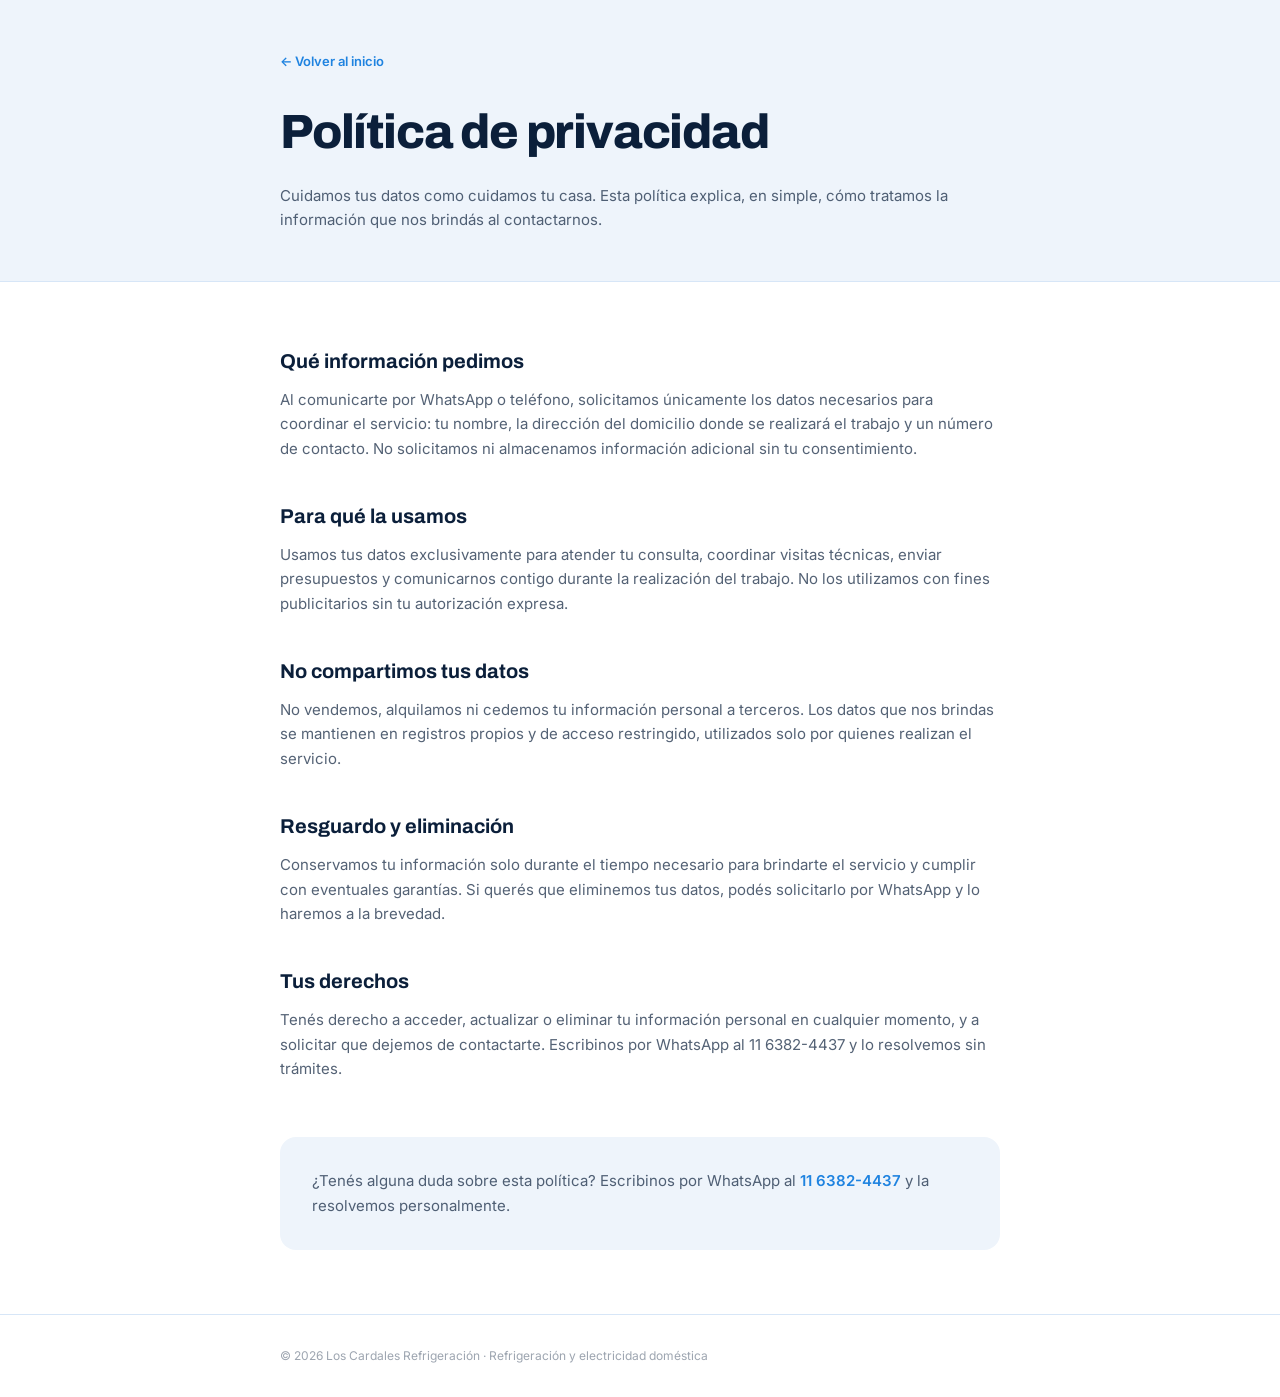
<file: privacidad.html>
<!doctype html>
<html lang="es">
  <head>
    <meta charset="utf-8" />
    <meta name="viewport" content="width=device-width, initial-scale=1" />
    <title>Política de Privacidad — Los Cardales Refrigeración</title>
    <meta
      name="description"
      content="Cómo tratamos los datos personales de nuestros clientes: qué información pedimos, para qué la usamos y cómo la protegemos."
    />
    <meta property="og:title" content="Política de Privacidad — Los Cardales Refrigeración" />
    <meta
      property="og:description"
      content="Cómo tratamos los datos personales de nuestros clientes: qué información pedimos, para qué la usamos y cómo la protegemos."
    />
    <meta property="og:type" content="website" />
    <meta name="twitter:card" content="summary_large_image" />
    <link rel="icon" href="favicon.ico" type="image/x-icon" />
    <link rel="preconnect" href="https://fonts.googleapis.com" />
    <link rel="preconnect" href="https://fonts.gstatic.com" crossorigin />
    <link
      rel="stylesheet"
      href="https://fonts.googleapis.com/css2?family=Archivo:wght@600;700;800&family=Inter:wght@400;500;600&display=swap"
    />
    <link rel="stylesheet" href="css/styles.css" />
  </head>
  <body>
    <header class="legal-cabeza">
      <div class="wrap-legal">
        <a class="volver" href="index.html">← Volver al inicio</a>
        <h1>Política de privacidad</h1>
        <p>
          Cuidamos tus datos como cuidamos tu casa. Esta política explica, en simple, cómo tratamos la información que
          nos brindás al contactarnos.
        </p>
      </div>
    </header>

    <main class="wrap-legal legal-main">
      <div class="legal-lista">
        <section>
          <h2>Qué información pedimos</h2>
          <p>
            Al comunicarte por WhatsApp o teléfono, solicitamos únicamente los datos necesarios para coordinar el
            servicio: tu nombre, la dirección del domicilio donde se realizará el trabajo y un número de contacto. No
            solicitamos ni almacenamos información adicional sin tu consentimiento.
          </p>
        </section>
        <section>
          <h2>Para qué la usamos</h2>
          <p>
            Usamos tus datos exclusivamente para atender tu consulta, coordinar visitas técnicas, enviar presupuestos y
            comunicarnos contigo durante la realización del trabajo. No los utilizamos con fines publicitarios sin tu
            autorización expresa.
          </p>
        </section>
        <section>
          <h2>No compartimos tus datos</h2>
          <p>
            No vendemos, alquilamos ni cedemos tu información personal a terceros. Los datos que nos brindas se
            mantienen en registros propios y de acceso restringido, utilizados solo por quienes realizan el servicio.
          </p>
        </section>
        <section>
          <h2>Resguardo y eliminación</h2>
          <p>
            Conservamos tu información solo durante el tiempo necesario para brindarte el servicio y cumplir con
            eventuales garantías. Si querés que eliminemos tus datos, podés solicitarlo por WhatsApp y lo haremos a la
            brevedad.
          </p>
        </section>
        <section>
          <h2>Tus derechos</h2>
          <p>
            Tenés derecho a acceder, actualizar o eliminar tu información personal en cualquier momento, y a solicitar
            que dejemos de contactarte. Escribinos por WhatsApp al 11 6382-4437 y lo resolvemos sin trámites.
          </p>
        </section>
      </div>

      <div class="legal-caja">
        ¿Tenés alguna duda sobre esta política? Escribinos por WhatsApp al
        <a href="https://wa.me/5491163824437" target="_blank" rel="noreferrer">11 6382-4437</a>
        y la resolvemos personalmente.
      </div>
    </main>

    <footer class="legal-pie">
      <div class="wrap-legal">© 2026 Los Cardales Refrigeración · Refrigeración y electricidad doméstica</div>
    </footer>
  </body>
</html>
</file>
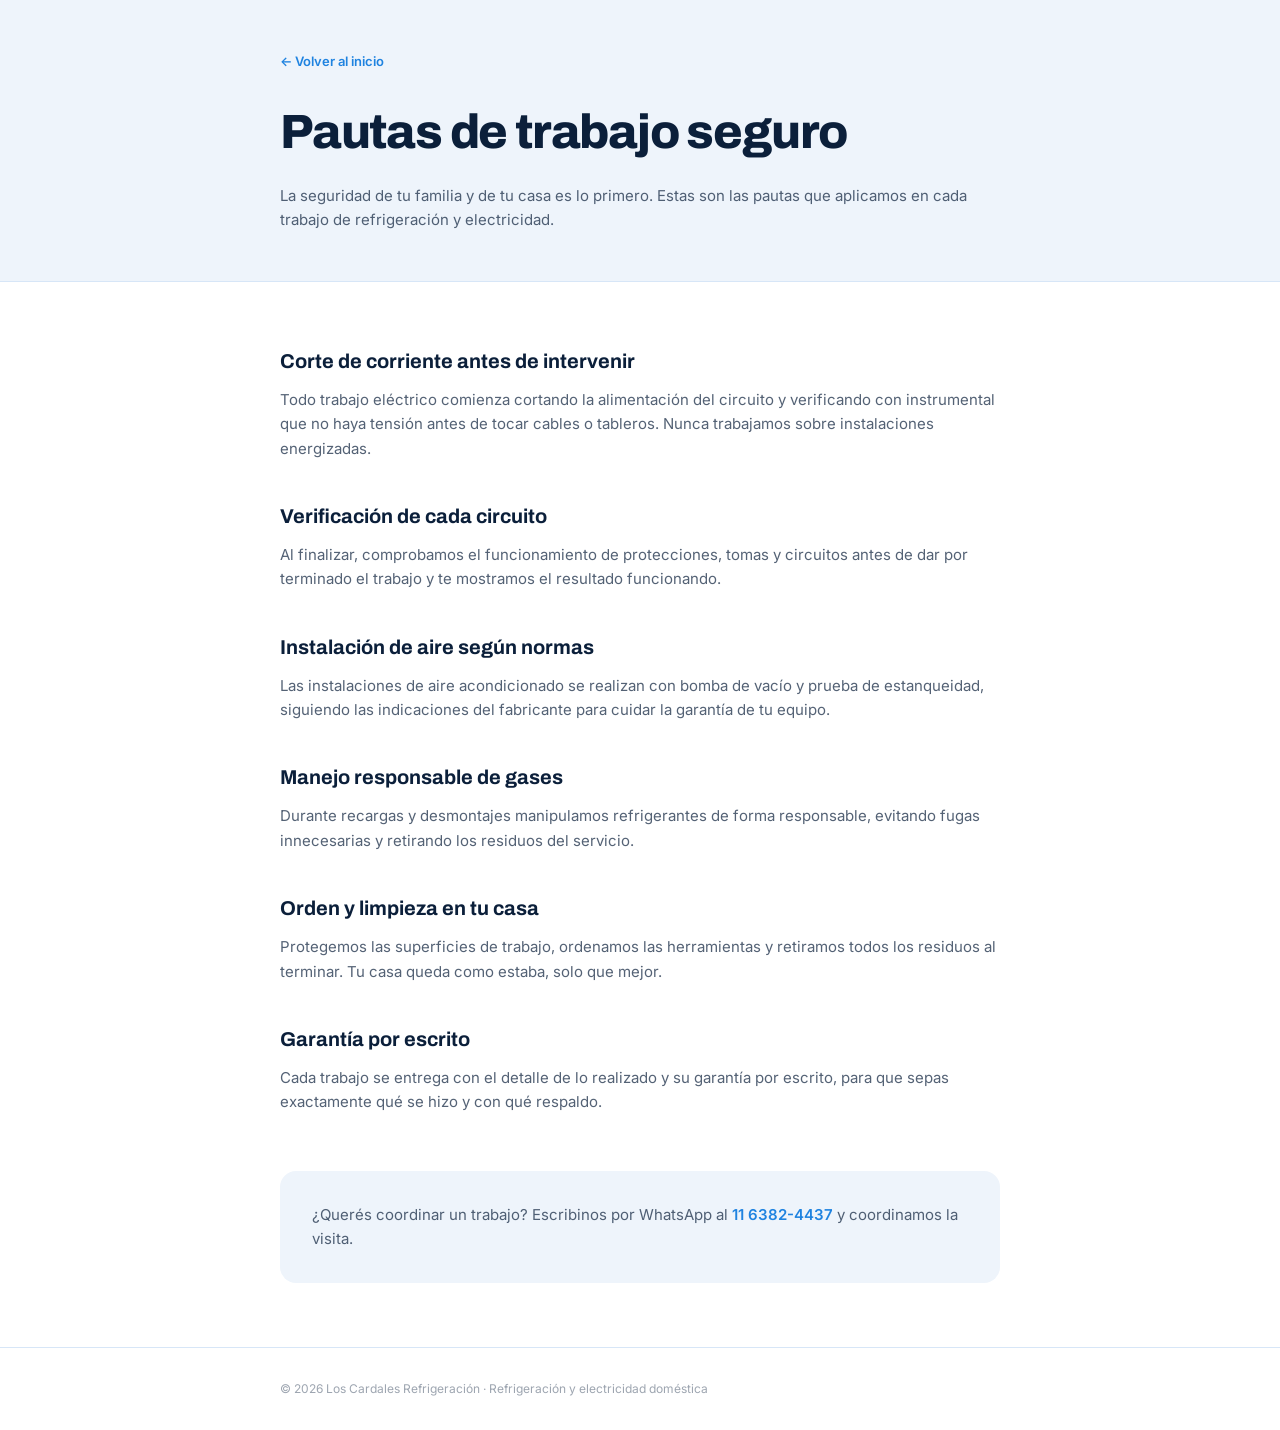
<file: seguridad.html>
<!doctype html>
<html lang="es">
  <head>
    <meta charset="utf-8" />
    <meta name="viewport" content="width=device-width, initial-scale=1" />
    <title>Pautas de Trabajo Seguro — Los Cardales Refrigeración</title>
    <meta
      name="description"
      content="Nuestras pautas de seguridad para trabajos de refrigeración y electricidad doméstica: corriente cortada, orden en tu casa y garantía por escrito."
    />
    <meta property="og:title" content="Pautas de Trabajo Seguro — Los Cardales Refrigeración" />
    <meta
      property="og:description"
      content="Nuestras pautas de seguridad para trabajos de refrigeración y electricidad doméstica: corriente cortada, orden en tu casa y garantía por escrito."
    />
    <meta property="og:type" content="website" />
    <meta name="twitter:card" content="summary_large_image" />
    <link rel="icon" href="favicon.ico" type="image/x-icon" />
    <link rel="preconnect" href="https://fonts.googleapis.com" />
    <link rel="preconnect" href="https://fonts.gstatic.com" crossorigin />
    <link
      rel="stylesheet"
      href="https://fonts.googleapis.com/css2?family=Archivo:wght@600;700;800&family=Inter:wght@400;500;600&display=swap"
    />
    <link rel="stylesheet" href="css/styles.css" />
  </head>
  <body>
    <header class="legal-cabeza">
      <div class="wrap-legal">
        <a class="volver" href="index.html">← Volver al inicio</a>
        <h1>Pautas de trabajo seguro</h1>
        <p>
          La seguridad de tu familia y de tu casa es lo primero. Estas son las pautas que aplicamos en cada trabajo de
          refrigeración y electricidad.
        </p>
      </div>
    </header>

    <main class="wrap-legal legal-main">
      <div class="legal-lista">
        <section>
          <h2>Corte de corriente antes de intervenir</h2>
          <p>
            Todo trabajo eléctrico comienza cortando la alimentación del circuito y verificando con instrumental que
            no haya tensión antes de tocar cables o tableros. Nunca trabajamos sobre instalaciones energizadas.
          </p>
        </section>
        <section>
          <h2>Verificación de cada circuito</h2>
          <p>
            Al finalizar, comprobamos el funcionamiento de protecciones, tomas y circuitos antes de dar por terminado
            el trabajo y te mostramos el resultado funcionando.
          </p>
        </section>
        <section>
          <h2>Instalación de aire según normas</h2>
          <p>
            Las instalaciones de aire acondicionado se realizan con bomba de vacío y prueba de estanqueidad, siguiendo
            las indicaciones del fabricante para cuidar la garantía de tu equipo.
          </p>
        </section>
        <section>
          <h2>Manejo responsable de gases</h2>
          <p>
            Durante recargas y desmontajes manipulamos refrigerantes de forma responsable, evitando fugas innecesarias
            y retirando los residuos del servicio.
          </p>
        </section>
        <section>
          <h2>Orden y limpieza en tu casa</h2>
          <p>
            Protegemos las superficies de trabajo, ordenamos las herramientas y retiramos todos los residuos al
            terminar. Tu casa queda como estaba, solo que mejor.
          </p>
        </section>
        <section>
          <h2>Garantía por escrito</h2>
          <p>
            Cada trabajo se entrega con el detalle de lo realizado y su garantía por escrito, para que sepas
            exactamente qué se hizo y con qué respaldo.
          </p>
        </section>
      </div>

      <div class="legal-caja">
        ¿Querés coordinar un trabajo? Escribinos por WhatsApp al
        <a href="https://wa.me/5491163824437" target="_blank" rel="noreferrer">11 6382-4437</a>
        y coordinamos la visita.
      </div>
    </main>

    <footer class="legal-pie">
      <div class="wrap-legal">© 2026 Los Cardales Refrigeración · Refrigeración y electricidad doméstica</div>
    </footer>
  </body>
</html>
</file>
<file: css/styles.css>
/* ==========================================================
   Los Cardales Refrigeración — estilos
   Colores y tipografías del diseño original.
   ========================================================== */

:root {
  --ink: #0b1f3a;
  --frost: #1f83e0;
  --mist: #eef4fb;
  --line: #d7e6f7;
  --signal: #12b76a;
  --error: #dc2626;
  --ink-rgb: 11, 31, 58;
  --frost-rgb: 31, 131, 224;
  --signal-rgb: 18, 183, 106;
  --font-display: "Archivo", system-ui, sans-serif;
  --font-body: "Inter", system-ui, sans-serif;
}

*,
*::before,
*::after {
  box-sizing: border-box;
  margin: 0;
}

html {
  scroll-behavior: smooth;
  -webkit-text-size-adjust: 100%;
}

body {
  min-height: 100vh;
  background: #fff;
  color: var(--ink);
  font-family: var(--font-body);
  line-height: 1.5;
  -webkit-font-smoothing: antialiased;
  -moz-osx-font-smoothing: grayscale;
}

body.sin-scroll {
  overflow: hidden;
}

img {
  display: block;
  max-width: 100%;
}

a {
  color: inherit;
  text-decoration: none;
}

ul {
  list-style: none;
  padding: 0;
}

button,
input,
select,
textarea {
  font: inherit;
  color: inherit;
}

button {
  cursor: pointer;
}

:focus-visible {
  outline: 2px solid var(--frost);
  outline-offset: 2px;
}

[hidden] {
  display: none !important;
}

.wrap {
  max-width: 72rem;
  margin: 0 auto;
  padding: 0 1.5rem;
}

.wrap-legal {
  max-width: 48rem;
  margin: 0 auto;
  padding: 0 1.5rem;
}

/* Etiqueta chica sobre los títulos */
.eyebrow {
  font-size: 11px;
  font-weight: 600;
  letter-spacing: 0.28em;
  text-transform: uppercase;
  color: var(--frost);
  margin-bottom: 0.5rem;
}

/* ---------- Encabezado ---------- */
.header {
  position: sticky;
  top: 0;
  z-index: 50;
  border-bottom: 1px solid var(--line);
  background: rgba(255, 255, 255, 0.8);
  -webkit-backdrop-filter: blur(12px);
  backdrop-filter: blur(12px);
}

.header-in {
  display: flex;
  align-items: center;
  justify-content: space-between;
  gap: 1rem;
  padding-top: 1rem;
  padding-bottom: 1rem;
}

.marca {
  display: flex;
  align-items: center;
  gap: 0.625rem;
}

.marca-icono {
  display: grid;
  place-items: center;
  width: 2rem;
  height: 2rem;
  border-radius: 6px;
  background: var(--ink);
  color: var(--frost);
  font-family: var(--font-display);
  font-size: 1.125rem;
  font-weight: 800;
}

.marca-texto {
  line-height: 1;
}

.marca-nombre {
  font-family: var(--font-display);
  font-size: 15px;
  font-weight: 800;
  letter-spacing: 0.14em;
  text-transform: uppercase;
}

.marca-sub {
  margin-top: 0.25rem;
  font-size: 10px;
  font-weight: 600;
  letter-spacing: 0.28em;
  text-transform: uppercase;
  color: var(--frost);
}

.nav {
  display: none;
  align-items: center;
  gap: 1.75rem;
  font-size: 13px;
  font-weight: 500;
  color: rgba(var(--ink-rgb), 0.7);
}

.nav a {
  transition: color 0.15s;
}

.nav a:hover {
  color: var(--frost);
}

.btn-wsp-chico {
  display: inline-flex;
  align-items: center;
  gap: 0.5rem;
  border-radius: 8px;
  background: var(--signal);
  padding: 0.625rem 1rem;
  font-size: 13px;
  font-weight: 600;
  color: #fff;
  white-space: nowrap;
  box-shadow: 0 1px 2px rgba(0, 0, 0, 0.08);
  transition: transform 0.15s;
}

.btn-wsp-chico:hover {
  transform: scale(1.05);
}

.btn-wsp-chico:active {
  transform: scale(0.95);
}

/* ---------- Portada ---------- */
.hero {
  position: relative;
  overflow: hidden;
  border-bottom: 1px solid var(--line);
  background: var(--mist);
}

.hero-in {
  display: grid;
  gap: 3rem;
  padding-top: 4rem;
  padding-bottom: 4rem;
}

.hero-texto {
  position: relative;
  z-index: 10;
}

.hero-eyebrow {
  margin-bottom: 0.75rem;
}

.hero h1 {
  max-width: 42rem;
  font-family: var(--font-display);
  font-size: 3rem;
  font-weight: 800;
  line-height: 1.05;
  letter-spacing: -0.025em;
}

.hero h1 span {
  color: var(--frost);
}

.hero-desc {
  max-width: 32rem;
  margin-top: 1.5rem;
  font-size: 16px;
  line-height: 1.625;
  color: rgba(var(--ink-rgb), 0.7);
}

.hero-acciones {
  display: flex;
  flex-wrap: wrap;
  align-items: center;
  gap: 1rem;
  margin-top: 2rem;
}

.btn-wsp {
  display: inline-flex;
  align-items: center;
  gap: 0.5rem;
  border-radius: 12px;
  background: var(--signal);
  padding: 1rem 1.75rem;
  font-size: 14px;
  font-weight: 700;
  color: #fff;
  box-shadow: 0 20px 25px -5px rgba(var(--signal-rgb), 0.2), 0 8px 10px -6px rgba(var(--signal-rgb), 0.2);
  transition: background 0.15s;
}

.btn-wsp:hover {
  background: rgba(var(--signal-rgb), 0.9);
}

.online {
  display: inline-flex;
  align-items: center;
  gap: 0.5rem;
  font-size: 13px;
  font-weight: 500;
  color: rgba(var(--ink-rgb), 0.6);
}

.punto {
  position: relative;
  display: flex;
  width: 0.625rem;
  height: 0.625rem;
}

.punto::before,
.punto::after {
  content: "";
  border-radius: 50%;
  background: var(--signal);
}

.punto::before {
  position: absolute;
  inset: 0;
  opacity: 0.75;
  animation: ping 1s cubic-bezier(0, 0, 0.2, 1) infinite;
}

.punto::after {
  position: relative;
  width: 100%;
  height: 100%;
}

@keyframes ping {
  75%,
  100% {
    transform: scale(2);
    opacity: 0;
  }
}

.hero-arte {
  position: relative;
}

.flota {
  position: relative;
  width: 100%;
  max-width: 32rem;
  animation: flotar 7s ease-in-out infinite;
  transform-style: preserve-3d;
  will-change: transform;
}

.hero-img {
  aspect-ratio: 1 / 1;
  width: 100%;
  overflow: hidden;
  border-radius: 24px;
  background: rgba(255, 255, 255, 0.5);
  box-shadow: 0 25px 50px -12px rgba(var(--ink-rgb), 0.05), 0 0 0 1px rgba(0, 0, 0, 0.05);
}

.hero-img img {
  width: 100%;
  height: 100%;
  object-fit: cover;
}

.hero-badge {
  position: absolute;
  bottom: -1.5rem;
  left: -1.5rem;
  width: 8rem;
  overflow: hidden;
  border-radius: 16px;
  box-shadow: 0 0 0 4px #fff, 0 20px 25px -5px rgba(0, 0, 0, 0.1);
  animation: flotar 7s ease-in-out 1s infinite;
}

.hero-badge img {
  width: 100%;
  height: auto;
  aspect-ratio: 1 / 1;
  object-fit: cover;
}

@keyframes flotar {
  0%,
  100% {
    transform: translateY(0) rotateX(0deg) rotateY(0deg);
  }
  50% {
    transform: translateY(-12px) rotateX(1.2deg) rotateY(-2deg);
  }
}

/* ---------- Secciones ---------- */
.seccion {
  padding: 5rem 1.5rem;
  scroll-margin-top: 5rem;
}

.seccion-base {
  padding: 0 1.5rem 5rem;
  scroll-margin-top: 5rem;
}

.seccion-cabeza {
  margin-bottom: 3rem;
  text-align: center;
}

.titulo-seccion {
  font-family: var(--font-display);
  font-size: 1.875rem;
  font-weight: 800;
  letter-spacing: -0.025em;
}

.sub-seccion {
  margin-top: 0.5rem;
  color: rgba(var(--ink-rgb), 0.5);
}

/* ---------- Servicios ---------- */
.servicios {
  display: grid;
  gap: 2rem;
}

.servicio {
  position: relative;
  overflow: hidden;
  border: 1px solid var(--line);
  border-radius: 16px;
  background: #fff;
  padding: 2rem;
  transition: border-color 0.2s, box-shadow 0.2s;
}

.servicio:hover {
  border-color: rgba(var(--frost-rgb), 0.3);
  box-shadow: 0 25px 50px -12px rgba(var(--frost-rgb), 0.08);
}

.servicio-img {
  aspect-ratio: 16 / 9;
  margin-bottom: 1.5rem;
  overflow: hidden;
  border-radius: 12px;
  background: var(--mist);
}

.servicio-img img {
  width: 100%;
  height: 100%;
  object-fit: cover;
  transition: transform 0.5s;
}

.servicio:hover .servicio-img img {
  transform: scale(1.1);
}

.servicio h3 {
  font-family: var(--font-display);
  font-size: 1.25rem;
  font-weight: 700;
}

.servicio p {
  margin-top: 0.75rem;
  font-size: 14px;
  line-height: 1.625;
  color: rgba(var(--ink-rgb), 0.65);
}

/* ---------- Trabajos realizados ---------- */
.trabajos-cabeza {
  display: flex;
  flex-wrap: wrap;
  align-items: flex-end;
  justify-content: space-between;
  gap: 1.5rem;
  margin-bottom: 2rem;
}

.trabajos-cabeza .seccion-cabeza {
  margin-bottom: 0;
}

.filtros {
  display: flex;
  flex-wrap: wrap;
  gap: 0.5rem;
}

.filtro {
  border: 1px solid var(--line);
  border-radius: 999px;
  background: transparent;
  padding: 0.5rem 1rem;
  font-size: 12px;
  font-weight: 600;
  color: rgba(var(--ink-rgb), 0.6);
  transition: color 0.15s, border-color 0.15s, background 0.15s;
}

.filtro:hover {
  border-color: rgba(var(--frost-rgb), 0.5);
  color: var(--ink);
}

.filtro[aria-pressed="true"] {
  border-color: var(--frost);
  background: var(--frost);
  color: #fff;
}

/* Mosaico: las fotos se ven completas, sin recortar */
.galeria {
  column-count: 1;
  column-gap: 1.25rem;
}

.trabajo {
  display: block;
  width: 100%;
  margin-bottom: 1.25rem;
  overflow: hidden;
  border: 1px solid var(--line);
  border-radius: 16px;
  background: #fff;
  padding: 0;
  text-align: left;
  break-inside: avoid;
  transition: border-color 0.2s, box-shadow 0.2s;
}

.trabajo:hover {
  border-color: rgba(var(--frost-rgb), 0.3);
  box-shadow: 0 25px 50px -12px rgba(var(--frost-rgb), 0.08);
}

.trabajo-foto {
  overflow: hidden;
  background: var(--mist);
}

.trabajo-foto img {
  width: 100%;
  height: auto;
  transition: transform 0.5s;
}

.trabajo:hover .trabajo-foto img {
  transform: scale(1.03);
}

.trabajo-info {
  padding: 1rem;
}

.etiqueta {
  display: inline-block;
  border-radius: 999px;
  background: var(--mist);
  padding: 0.25rem 0.625rem;
  font-size: 10px;
  font-weight: 700;
  letter-spacing: 0.05em;
  text-transform: uppercase;
  color: var(--frost);
}

.trabajo h3 {
  margin-top: 0.625rem;
  font-family: var(--font-display);
  font-size: 15px;
  font-weight: 700;
  line-height: 1.375;
}

.trabajo-lugar {
  margin-top: 0.25rem;
  font-size: 13px;
  color: rgba(var(--ink-rgb), 0.5);
}

.vacio {
  border: 1px dashed var(--line);
  border-radius: 16px;
  background: rgba(238, 244, 251, 0.4);
  padding: 2.5rem;
  text-align: center;
}

.vacio strong {
  display: block;
  font-family: var(--font-display);
  font-size: 1.125rem;
  font-weight: 700;
}

.vacio p {
  margin-top: 0.5rem;
  font-size: 14px;
  color: rgba(var(--ink-rgb), 0.6);
}

.vacio .btn-wsp {
  margin-top: 1.25rem;
  padding: 0.75rem 1.5rem;
}

/* Visor de fotos (ventana emergente) */
.visor {
  width: min(56rem, calc(100% - 2rem));
  max-width: none;
  max-height: calc(100vh - 2rem);
  overflow: hidden;
  border: 0;
  border-radius: 16px;
  background: #fff;
  padding: 0;
  color: var(--ink);
  box-shadow: 0 25px 50px -12px rgba(0, 0, 0, 0.35);
}

.visor::backdrop {
  background: rgba(0, 0, 0, 0.8);
}

.visor-foto {
  position: relative;
  background: var(--ink);
}

.visor-foto img {
  display: block;
  width: auto;
  height: auto;
  max-width: 100%;
  max-height: 75vh;
  margin: 0 auto;
  object-fit: contain;
}

.visor-btn {
  position: absolute;
  display: grid;
  place-items: center;
  width: 2.5rem;
  height: 2.5rem;
  border: 0;
  border-radius: 50%;
  background: rgba(255, 255, 255, 0.85);
  font-size: 1.25rem;
  font-weight: 700;
  line-height: 1;
  color: var(--ink);
  box-shadow: 0 1px 3px rgba(0, 0, 0, 0.2);
  transition: background 0.15s;
}

.visor-btn:hover {
  background: #fff;
}

.visor-ant {
  left: 0.75rem;
  top: 50%;
  transform: translateY(-50%);
}

.visor-sig {
  right: 0.75rem;
  top: 50%;
  transform: translateY(-50%);
}

.visor-cerrar {
  top: 0.75rem;
  right: 0.75rem;
  width: 2.25rem;
  height: 2.25rem;
  font-size: 1rem;
}

.visor-pie {
  padding: 1.25rem;
}

.visor-titulo {
  font-family: var(--font-display);
  font-size: 1.125rem;
  font-weight: 700;
}

.visor-detalle {
  margin-top: 0.375rem;
  font-size: 13px;
  color: rgba(var(--ink-rgb), 0.6);
}

/* ---------- Cobertura ---------- */
.cobertura {
  scroll-margin-top: 5rem;
  background: var(--ink);
  padding: 5rem 0;
  color: #fff;
}

.cobertura-in {
  display: grid;
  align-items: center;
  gap: 4rem;
}

.cobertura .eyebrow {
  margin-bottom: 1rem;
  font-weight: 700;
  letter-spacing: 0.3em;
}

.cobertura h2 {
  font-family: var(--font-display);
  font-size: 2.25rem;
  font-weight: 800;
  letter-spacing: -0.025em;
}

.cobertura-desc {
  margin-top: 1.5rem;
  line-height: 1.625;
  color: rgba(255, 255, 255, 0.7);
}

.zonas {
  margin-top: 2rem;
  display: grid;
  gap: 1rem;
}

.zonas li {
  display: flex;
  align-items: center;
  gap: 0.75rem;
  font-weight: 500;
  color: rgba(255, 255, 255, 0.9);
}

.zonas li::before {
  content: "";
  width: 6px;
  height: 6px;
  border-radius: 50%;
  background: var(--frost);
}

.mapa {
  overflow: hidden;
  border-radius: 16px;
  box-shadow: 0 25px 50px -12px rgba(0, 0, 0, 0.4), 0 0 0 1px rgba(255, 255, 255, 0.1);
}

.mapa img {
  width: 100%;
  aspect-ratio: 4 / 3;
  object-fit: cover;
}

/* ---------- Seguridad ---------- */
.seguridad {
  border: 1px solid var(--line);
  border-radius: 24px;
  background: #fff;
  padding: 2rem;
}

.seguridad-fila {
  display: flex;
  flex-wrap: wrap;
  align-items: flex-start;
  justify-content: space-between;
  gap: 1.5rem;
}

.seguridad-texto {
  max-width: 36rem;
}

.seguridad h2 {
  font-family: var(--font-display);
  font-size: 1.5rem;
  font-weight: 800;
  letter-spacing: -0.025em;
}

.seguridad-texto p:last-child {
  margin-top: 0.75rem;
  font-size: 14px;
  line-height: 1.625;
  color: rgba(var(--ink-rgb), 0.65);
}

.chips {
  display: flex;
  flex-wrap: wrap;
  gap: 0.5rem;
}

.chip {
  border-radius: 999px;
  background: var(--mist);
  padding: 0.375rem 0.75rem;
  font-size: 12px;
  font-weight: 600;
  color: rgba(var(--ink-rgb), 0.7);
}

.seguridad-pie {
  display: flex;
  flex-wrap: wrap;
  gap: 1.25rem;
  margin-top: 2rem;
  border-top: 1px solid var(--line);
  padding-top: 1.25rem;
  font-size: 13px;
  font-weight: 500;
  color: rgba(var(--ink-rgb), 0.6);
}

.seguridad-pie a {
  text-decoration: underline;
  text-decoration-color: var(--line);
  text-underline-offset: 4px;
  transition: color 0.15s;
}

.seguridad-pie a:hover {
  color: var(--frost);
}

.seguridad-pie span {
  margin-left: auto;
  color: rgba(var(--ink-rgb), 0.4);
}

/* ---------- Contacto ---------- */
.contacto {
  position: relative;
  overflow: hidden;
  border-radius: 24px;
  background: var(--signal);
  padding: 2rem;
}

.contacto-brillo {
  position: absolute;
  top: -5rem;
  right: -5rem;
  width: 20rem;
  height: 20rem;
  border-radius: 50%;
  background: rgba(255, 255, 255, 0.1);
  filter: blur(64px);
  pointer-events: none;
}

.contacto-in {
  position: relative;
  z-index: 10;
  display: grid;
  gap: 2.5rem;
}

.contacto-texto {
  color: #fff;
}

.contacto-texto h2 {
  font-family: var(--font-display);
  font-size: 2.25rem;
  font-weight: 800;
  letter-spacing: -0.025em;
}

.contacto-texto > p {
  max-width: 28rem;
  margin-top: 1rem;
  font-size: 1.125rem;
  color: rgba(255, 255, 255, 0.85);
}

.beneficios {
  margin-top: 2rem;
  display: grid;
  gap: 0.75rem;
  font-size: 15px;
  font-weight: 500;
  color: rgba(255, 255, 255, 0.9);
}

.beneficios li {
  display: flex;
  align-items: center;
  gap: 0.75rem;
}

.beneficios li::before {
  content: "✓";
  display: grid;
  flex-shrink: 0;
  place-items: center;
  width: 1.5rem;
  height: 1.5rem;
  border-radius: 50%;
  background: rgba(255, 255, 255, 0.15);
  font-size: 12px;
}

.form {
  border-radius: 16px;
  background: #fff;
  padding: 1.5rem;
  box-shadow: 0 25px 50px -12px rgba(0, 0, 0, 0.1);
}

.grupo + .grupo {
  margin-top: 1.25rem;
}

.lbl {
  display: block;
  font-size: 13px;
  font-weight: 600;
  color: var(--ink);
}

.campo {
  display: block;
  width: 100%;
  margin-top: 0.5rem;
  border: 1px solid var(--line);
  border-radius: 8px;
  background: rgba(238, 244, 251, 0.4);
  padding: 0.625rem 1rem;
  font-size: 14px;
  color: var(--ink);
  outline: none;
  transition: border-color 0.15s, box-shadow 0.15s;
}

.campo::placeholder {
  color: rgba(var(--ink-rgb), 0.35);
}

.campo:focus {
  border-color: var(--frost);
  box-shadow: 0 0 0 2px rgba(var(--frost-rgb), 0.2);
}

.campo[aria-invalid="true"] {
  border-color: var(--error);
}

textarea.campo {
  resize: none;
}

.opciones {
  display: grid;
  grid-template-columns: repeat(3, 1fr);
  gap: 0.5rem;
  margin-top: 0.5rem;
}

.opcion {
  border: 1px solid var(--line);
  border-radius: 8px;
  background: transparent;
  padding: 0.625rem 0.5rem;
  font-size: 12px;
  font-weight: 600;
  color: rgba(var(--ink-rgb), 0.6);
  transition: color 0.15s, border-color 0.15s, background 0.15s;
}

.opcion:hover {
  border-color: rgba(var(--frost-rgb), 0.5);
  color: var(--ink);
}

.opcion[aria-pressed="true"] {
  border-color: var(--signal);
  background: rgba(var(--signal-rgb), 0.1);
  color: var(--signal);
}

.error {
  margin-top: 0.375rem;
  font-size: 12px;
  font-weight: 500;
  color: var(--error);
}

.fila-contador {
  display: flex;
  align-items: flex-start;
  justify-content: space-between;
  gap: 1rem;
  margin-top: 0.375rem;
}

.fila-contador .error {
  margin-top: 0;
}

.contador {
  margin-left: auto;
  flex-shrink: 0;
  font-size: 11px;
  color: rgba(var(--ink-rgb), 0.4);
}

.urgente {
  display: flex;
  align-items: center;
  gap: 0.625rem;
  margin-top: 1rem;
  font-size: 13px;
  font-weight: 500;
  color: rgba(var(--ink-rgb), 0.7);
  cursor: pointer;
}

.urgente input {
  width: 1rem;
  height: 1rem;
  accent-color: var(--signal);
}

.btn-enviar {
  display: block;
  width: 100%;
  margin-top: 1.5rem;
  border: 0;
  border-radius: 12px;
  background: var(--signal);
  padding: 1rem 1.5rem;
  font-size: 15px;
  font-weight: 700;
  color: #fff;
  box-shadow: 0 10px 15px -3px rgba(var(--signal-rgb), 0.3);
  transition: background 0.15s, transform 0.15s;
}

.btn-enviar:hover {
  background: rgba(var(--signal-rgb), 0.9);
}

.btn-enviar:active {
  transform: scale(0.98);
}

.form-nota {
  margin-top: 0.75rem;
  text-align: center;
  font-size: 12px;
  line-height: 1.625;
  color: rgba(var(--ink-rgb), 0.5);
}

/* ---------- Pie de página ---------- */
.footer {
  border-top: 1px solid var(--line);
  background: #fff;
  padding: 2.5rem 0;
}

.footer-in {
  display: flex;
  flex-direction: column;
  align-items: center;
  justify-content: space-between;
  gap: 1.5rem;
}

.footer-marca {
  display: flex;
  align-items: center;
  gap: 0.75rem;
  opacity: 0.6;
}

.footer-icono {
  display: grid;
  place-items: center;
  width: 1.5rem;
  height: 1.5rem;
  border-radius: 4px;
  background: var(--ink);
  font-size: 10px;
  font-weight: 700;
  color: var(--frost);
}

.footer-nombre {
  font-family: var(--font-display);
  font-size: 12px;
  font-weight: 700;
  letter-spacing: 0.05em;
  text-transform: uppercase;
}

.footer-copy {
  font-size: 12px;
  color: rgba(var(--ink-rgb), 0.4);
  text-align: center;
}

.footer-links {
  display: flex;
  gap: 1.5rem;
  font-size: 12px;
  font-weight: 600;
  color: rgba(var(--ink-rgb), 0.6);
}

.footer-links a {
  transition: color 0.15s;
}

.footer-links a:hover {
  color: var(--frost);
}

/* ---------- Páginas legales (privacidad y seguridad) ---------- */
.legal-cabeza {
  border-bottom: 1px solid var(--line);
  background: var(--mist);
  padding: 3rem 0;
}

.volver {
  font-size: 13px;
  font-weight: 600;
  color: var(--frost);
  transition: color 0.15s;
}

.volver:hover {
  color: var(--ink);
}

.legal-cabeza h1 {
  margin-top: 1.5rem;
  font-family: var(--font-display);
  font-size: 2.25rem;
  font-weight: 800;
  letter-spacing: -0.025em;
}

.legal-cabeza p {
  margin-top: 1rem;
  font-size: 15px;
  line-height: 1.625;
  color: rgba(var(--ink-rgb), 0.7);
}

.legal-main {
  padding-top: 4rem;
  padding-bottom: 4rem;
}

.legal-lista {
  display: grid;
  gap: 2.5rem;
}

.legal-lista h2 {
  font-family: var(--font-display);
  font-size: 1.25rem;
  font-weight: 700;
}

.legal-lista p {
  margin-top: 0.75rem;
  font-size: 15px;
  line-height: 1.625;
  color: rgba(var(--ink-rgb), 0.7);
}

.legal-caja {
  margin-top: 3.5rem;
  border-radius: 16px;
  background: var(--mist);
  padding: 2rem;
  font-size: 15px;
  line-height: 1.625;
  color: rgba(var(--ink-rgb), 0.7);
}

.legal-caja a {
  font-weight: 600;
  color: var(--frost);
}

.legal-caja a:hover {
  text-decoration: underline;
}

.legal-pie {
  border-top: 1px solid var(--line);
  padding: 2rem 0;
  font-size: 12px;
  color: rgba(var(--ink-rgb), 0.4);
}

/* ---------- Pantallas medianas y grandes ---------- */
@media (min-width: 640px) {
  .galeria {
    column-count: 2;
  }
}

@media (min-width: 768px) {
  .nav {
    display: flex;
  }

  .hero-in {
    padding-top: 6rem;
    padding-bottom: 6rem;
  }

  .hero h1 {
    font-size: 4.5rem;
  }

  .seccion-cabeza {
    text-align: left;
  }

  .titulo-seccion {
    font-size: 2.25rem;
  }

  .servicios {
    grid-template-columns: repeat(3, 1fr);
  }

  .seguridad {
    padding: 3rem;
  }

  .seguridad h2 {
    font-size: 1.875rem;
  }

  .contacto {
    padding: 3rem;
  }

  .contacto-texto h2 {
    font-size: 3rem;
  }

  .form {
    padding: 2rem;
  }

  .footer-in {
    flex-direction: row;
  }

  .legal-cabeza h1 {
    font-size: 3rem;
  }
}

@media (min-width: 1024px) {
  .galeria {
    column-count: 3;
  }

  .hero-in {
    grid-template-columns: 1fr 1fr;
    align-items: center;
  }

  .cobertura-in {
    grid-template-columns: 2fr 3fr;
  }

  .contacto-in {
    grid-template-columns: 1fr 1fr;
    align-items: center;
  }
}

/* Respeta a quienes pidieron menos movimiento */
@media (prefers-reduced-motion: reduce) {
  html {
    scroll-behavior: auto;
  }

  .flota,
  .hero-badge,
  .punto::before {
    animation: none;
  }

  * {
    transition-duration: 0.01ms !important;
  }
}

/* Pre instalación / trayectoria */
.preinstalacion { padding-top: 72px; }
.trayectoria {
  display: grid;
  grid-template-columns: repeat(3, minmax(0, 1fr));
  gap: 18px;
  margin: 28px 0 34px;
}
.trayectoria-item {
  display: flex;
  gap: 14px;
  align-items: flex-start;
  padding: 22px;
  border: 1px solid rgba(255,255,255,.09);
  border-radius: 18px;
  background: rgba(255,255,255,.035);
}
.trayectoria-numero {
  display: grid;
  place-items: center;
  flex: 0 0 52px;
  width: 52px;
  height: 52px;
  border-radius: 14px;
  background: rgba(255,255,255,.09);
  font-weight: 800;
  font-size: 18px;
}
.trayectoria-item h3 { margin: 0 0 7px; }
.trayectoria-item p { margin: 0; }
.preinstalacion-galeria {
  display: grid;
  grid-template-columns: repeat(4, minmax(0, 1fr));
  gap: 14px;
}
.preinstalacion-galeria figure {
  margin: 0;
  aspect-ratio: 4 / 5;
  overflow: hidden;
  border-radius: 16px;
  background: rgba(255,255,255,.05);
}
.preinstalacion-galeria img {
  display: block;
  width: 100%;
  height: 100%;
  object-fit: cover;
  transition: transform .35s ease;
}
.preinstalacion-galeria figure:hover img { transform: scale(1.04); }
@media (max-width: 900px) {
  .trayectoria { grid-template-columns: 1fr; }
  .preinstalacion-galeria { grid-template-columns: repeat(2, minmax(0, 1fr)); }
}
@media (max-width: 520px) {
  .preinstalacion-galeria { grid-template-columns: 1fr; }
}

/* Galería exclusiva de Pre instalación */
#preinstalacion .preinstalacion-galeria {
  display: grid;
  grid-template-columns: repeat(4, minmax(0, 1fr));
  gap: 16px;
  margin-top: 32px;
}
#preinstalacion .preinstalacion-galeria figure {
  display: block;
  margin: 0;
  min-width: 0;
  aspect-ratio: 4 / 5;
  overflow: hidden;
  border-radius: 16px;
}
#preinstalacion .preinstalacion-galeria img {
  display: block;
  width: 100%;
  height: 100%;
  object-fit: cover;
}
@media (max-width: 900px) {
  #preinstalacion .preinstalacion-galeria { grid-template-columns: repeat(2, minmax(0, 1fr)); }
}
@media (max-width: 520px) {
  #preinstalacion .preinstalacion-galeria { grid-template-columns: 1fr; }
}

/* Dos imágenes para el servicio de electricidad */
.servicio-img-doble {
  display: grid;
  grid-template-columns: repeat(3, 1fr);
  gap: 10px;
  aspect-ratio: 16 / 9;
}
.servicio-img-doble img {
  min-width: 0;
  width: 100%;
  height: 100%;
  object-fit: cover;
  border-radius: 10px;
}
@media (max-width: 520px) {
  .servicio-img-doble {
    grid-template-columns: 1fr;
    aspect-ratio: auto;
  }
  .servicio-img-doble img {
    aspect-ratio: 16 / 9;
  }
}
</file>
